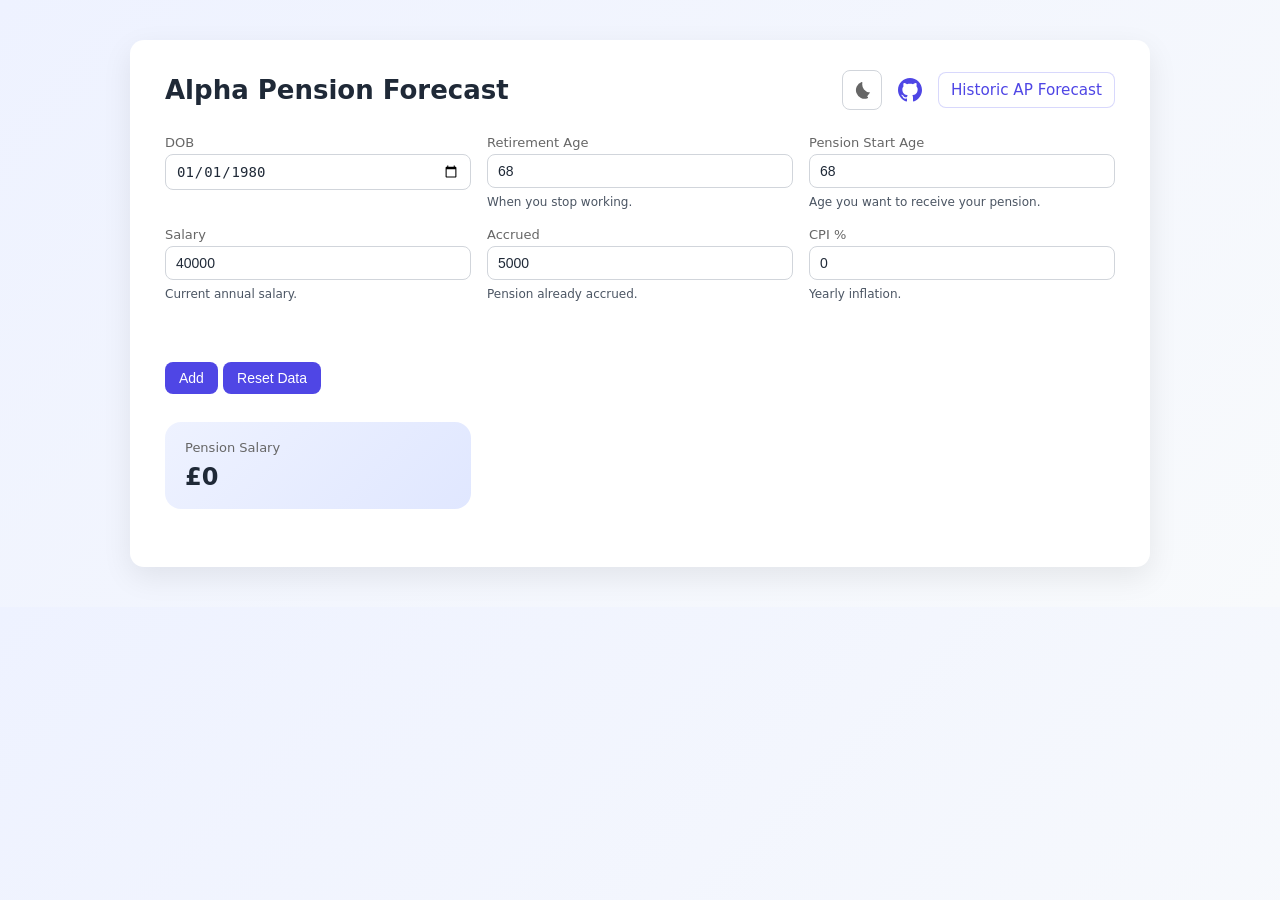
<file: index.html>
<!doctype html>
<html lang="en">
  <head>
    <meta charset="utf-8">
    <meta http-equiv="refresh" content="0; url=./pension-forecast/">
    <link rel="canonical" href="./pension-forecast/">
    <title>Redirecting…</title>
  </head>
  <body>
    <p><a href="./pension-forecast/">Open Pension Forecast</a></p>
  </body>
</html>
</file>
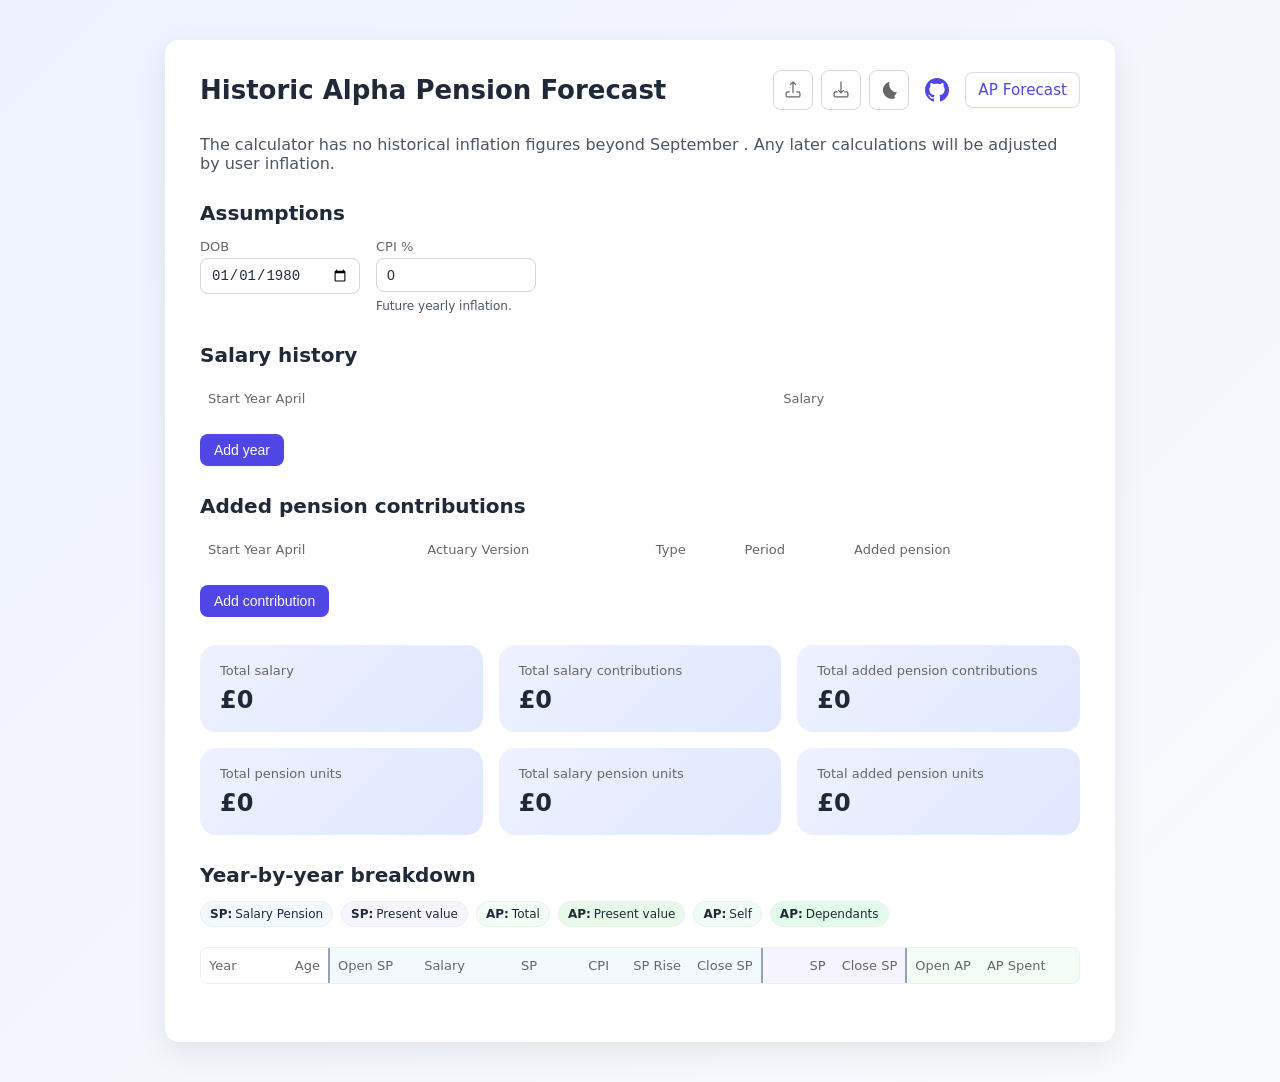
<file: historic-salary/index.html>
﻿<!DOCTYPE html>
<html lang="en">

<head>
    <meta charset="UTF-8">
    <meta name="viewport" content="width=device-width, initial-scale=1.0">
    <title>Historic Alpha Pension Forecast</title>
    <link rel="stylesheet" href="./style.css">
</head>

<body>
    <div class="container">
        <header class="header">
            <h2>Historic Alpha Pension Forecast</h2>

            <div class="header-actions">
                <input type="file" id="import-file" accept=".json" hidden>

                <button type="button" class="theme-toggle" id="import-btn" title="Import Settings"
                    aria-label="Import Settings">
                    <svg viewBox="0 0 24 24" fill="currentColor" width="24" height="24" aria-hidden="true">
                        <path
                            d="M11.47 1.72a.75.75 0 011.06 0l3 3a.75.75 0 01-1.06 1.06l-1.72-1.72V15a.75.75 0 01-1.5 0V4.06L9.53 5.78a.75.75 0 01-1.06-1.06l3-3zM3 15.75A2.25 2.25 0 015.25 13.5h2.25a.75.75 0 010 1.5H5.25a.75.75 0 00-.75.75v3c0 .414.336.75.75.75h13.5a.75.75 0 00.75-.75v-3a.75.75 0 00-.75-.75h-2.25a.75.75 0 010-1.5h2.25a2.25 2.25 0 012.25 2.25v3a2.25 2.25 0 01-2.25 2.25H5.25A2.25 2.25 0 013 18.75v-3z" />
                    </svg>
                </button>

                <button type="button" class="theme-toggle" id="export-btn" title="Export Settings"
                    aria-label="Export Settings">
                    <svg viewBox="0 0 24 24" fill="currentColor" width="24" height="24" aria-hidden="true">
                        <path
                            d="M12 1.5a.75.75 0 01.75.75V13.69l1.72-1.72a.75.75 0 111.06 1.06l-3 3a.75.75 0 01-1.06 0l-3-3a.75.75 0 111.06-1.06l1.72 1.72V2.25A.75.75 0 0112 1.5zM3 15.75A2.25 2.25 0 015.25 13.5h2.25a.75.75 0 010 1.5H5.25a.75.75 0 00-.75.75v3c0 .414.336.75.75.75h13.5a.75.75 0 00.75-.75v-3a.75.75 0 00-.75-.75h-2.25a.75.75 0 010-1.5h2.25a2.25 2.25 0 012.25 2.25v3a2.25 2.25 0 01-2.25 2.25H5.25A2.25 2.25 0 013 18.75v-3z" />
                    </svg>
                </button>

                <button type="button" class="theme-toggle" id="theme-toggle" title="Toggle dark mode"
                    aria-label="Toggle dark mode">
                    <svg class="icon-moon" viewBox="0 0 24 24" fill="currentColor" width="24" height="24"
                        aria-hidden="true">
                        <path
                            d="M21.752 15.002A9.718 9.718 0 0112.478 3.34a.75.75 0 00-.926-.941A9.75 9.75 0 1018.6 21.867a.75.75 0 00-.849-1.865z" />
                    </svg>
                    <svg class="icon-sun" viewBox="0 0 24 24" fill="currentColor" width="24" height="24"
                        aria-hidden="true">
                        <path
                            d="M12 2.25a.75.75 0 01.75.75v2.25a.75.75 0 01-1.5 0V3a.75.75 0 01.75-.75zM7.5 12a4.5 4.5 0 119 0 4.5 4.5 0 01-9 0zm11.394-5.834a.75.75 0 00-1.06-1.06l-1.591 1.59a.75.75 0 101.06 1.061l1.591-1.59zM21.75 12a.75.75 0 01-.75.75h-2.25a.75.75 0 010-1.5H21a.75.75 0 01.75.75zM17.834 18.894a.75.75 0 001.06-1.06l-1.59-1.591a.75.75 0 10-1.061 1.06l1.59 1.591zM12 18a.75.75 0 01.75.75V21a.75.75 0 01-1.5 0v-2.25A.75.75 0 0112 18zM7.758 17.303a.75.75 0 00-1.061-1.06l-1.591 1.59a.75.75 0 001.06 1.061l1.591-1.59zM6 12a.75.75 0 01-.75.75H3a.75.75 0 010-1.5h2.25A.75.75 0 016 12zM6.697 7.757a.75.75 0 001.06-1.06l-1.59-1.591a.75.75 0 00-1.061 1.06l1.59 1.591z" />
                    </svg>
                </button>

                <a href="https://github.com/bealesd/alpha-pension" target="_blank" rel="noopener noreferrer"
                    class="github-link" title="View source code on GitHub" aria-label="View source code on GitHub">
                    <svg width="24" height="24" viewBox="0 0 24 24" fill="currentColor" aria-hidden="true"
                        xmlns="http://www.w3.org/2000/svg">
                        <path
                            d="M12 0c-6.626 0-12 5.373-12 12 0 5.302 3.438 9.8 8.207 11.387.599.111.793-.261.793-.577v-2.234c-3.338.726-4.033-1.416-4.033-1.416-.546-1.387-1.333-1.756-1.333-1.756-1.089-.745.083-.729.083-.729 1.205.084 1.839 1.237 1.839 1.237 1.07 1.834 2.807 1.304 3.492.997.107-.775.418-1.305.762-1.604-2.665-.305-5.467-1.334-5.467-5.931 0-1.311.469-2.381 1.236-3.221-.124-.303-.535-1.524.117-3.176 0 0 1.008-.322 3.301 1.23.957-.266 1.983-.399 3.003-.404 1.02.005 2.047.138 3.006.404 2.291-1.552 3.297-1.23 3.297-1.23.653 1.653.242 2.874.118 3.176.77.84 1.235 1.911 1.235 3.221 0 4.609-2.807 5.624-5.479 5.921.43.372.823 1.102.823 2.222v3.293c0 .319.192.694.801.576 4.765-1.589 8.199-6.086 8.199-11.386 0-6.627-5.373-12-12-12z" />
                    </svg>
                </a>

                <a href="../pension-forecast/index.html" class="secondary-link">AP Forecast</a>
            </div>
        </header>

        <section class="section">
            <p class="intro" id="inflation-info">
                The calculator has no historical inflation figures beyond September <span data-bind="last-year-of-cpi"></span>. 
                Any later calculations will be adjusted by user inflation.</p>
        </section>

        <section class="section">
            <div class="section-heading">
                <h2>Assumptions</h2>
            </div>

            <div class="settings-grid">

                <div class="field">
                    <label for="dob">DOB</label>
                    <input type="date" id="dob" value="1980-01-01" min="1977-04-06" max="2020-01-01">
                </div>

                <div class="field">
                    <label>CPI %</label>
                    <input type="number" id="cpi" value="0" min="0" max="50" step="0.1" required>
                    <span class="help-text">Future yearly inflation.</span>
                </div>

            </div>
        </section>

        <section class="section">
            <div class="section-heading">
                <h2>Salary history</h2>
            </div>

            <div class="table-wrapper compact-table-wrapper">
                <table id="salary-table" class="data-table compact-table">
                    <thead>
                        <tr>
                            <th>Start Year April</th>
                            <th>Salary</th>
                            <th class="actions-column"></th>
                        </tr>
                    </thead>
                    <tbody></tbody>
                </table>
            </div>

            <button id="add-salary-row" class="button">Add year</button>
        </section>

        <section class="section">
            <div class="section-heading">
                <h2>Added pension contributions</h2>
            </div>

            <div class="table-wrapper compact-table-wrapper">
                <table id="added-table" class="data-table compact-table">
                    <thead>
                        <tr>
                            <th>Start Year April</th>
                            <th>Actuary Version</th>
                            <th>Type</th>
                            <th>Period</th>
                            <th>Added pension</th>
                            <th class="actions-column"></th>
                        </tr>
                    </thead>
                    <tbody></tbody>
                </table>
            </div>

            <button id="add-added-row" class="button">Add contribution</button>
        </section>

        <section class="summary">
            <div class="summary-card">
                <span class="summary-label">Total salary</span>
                <strong id="total-salary">£0</strong>
            </div>

            <div class="summary-card">
                <span class="summary-label">Total salary contributions</span>
                <strong id="total-salary-contributions">£0</strong>
            </div>

            <div class="summary-card">
                <span class="summary-label">Total added pension contributions</span>
                <strong id="total-added">£0</strong>
            </div>

            <div class="summary-card">
                <span class="summary-label">Total pension units</span>
                <strong id="total-combined">£0</strong>
            </div>

            <div class="summary-card">
                <span class="summary-label">Total salary pension units</span>
                <strong id="total-salary-pension">£0</strong>
            </div>

            <div class="summary-card">
                <span class="summary-label">Total added pension units</span>
                <strong id="total-added-pension">£0</strong>
            </div>
        </section>

        <section class="section">
            <div class="section-heading">
                <h2>Year-by-year breakdown</h2>
            </div>

            <div class="table-legend">
                <span class="legend-item legend-sp"><strong>SP:</strong> Salary Pension</span>
                <span class="legend-item legend-sp-extra"><strong>SP:</strong> Present value</span>
                <span class="legend-item legend-ap-total"><strong>AP:</strong> Total</span>
                <span class="legend-item legend-ap-extra"><strong>AP:</strong> Present value</span>
                <span class="legend-item legend-ap-self"><strong>AP:</strong> Self</span>
                <span class="legend-item legend-ap-dependants"><strong>AP:</strong> Dependants</span>
            </div>

            <div id="breakdown-column-controls" class="column-controls" aria-label="Breakdown table column controls">
            </div>

            <div class="table-wrapper breakdown-wrapper">
                <div class="breakdown-table-canvas">
                    <table id="breakdown-table" class="data-table breakdown-table">
                        <thead>
                            <tr>
                                <th class="info group-start sticky-col sticky-year">Year</th>
                                <th class="info sticky-col sticky-age">Age</th>

                                <th class="sp-info group-start">Open SP</th>
                                <th class="sp-info">Salary</th>
                                <th class="sp-info">SP</th>
                                <th class="sp-info">CPI</th>
                                <th class="sp-info">SP Rise</th>
                                <th class="sp-info">Close SP</th>

                                <th class="sp-info-extra group-start">SP <span data-bind="latest-year"></span></th>
                                <th class="sp-info-extra">Close SP <span data-bind="latest-year"></span></th>

                                <th class="ap-info ap-total group-start">Open AP</th>
                                <th class="ap-info ap-total">AP Spent</th>
                                <th class="ap-info ap-total">AP</th>
                                <th class="ap-info ap-total">AP Rise</th>
                                <th class="ap-info ap-total">Close AP</th>

                                <th class="ap-info-extra group-start">AP <span data-bind="latest-year"></span></th>
                                <th class="ap-info-extra">Close AP <span data-bind="latest-year"></span></th>

                                <th class="ap-info ap-self group-start">Open AP Self</th>
                                <th class="ap-info ap-self">AP Spent</th>
                                <th class="ap-info ap-self">AP</th>
                                <th class="ap-info ap-self">AP Rise</th>
                                <th class="ap-info ap-self">Close AP Self</th>

                                <th class="ap-info ap-dependants group-start">Open AP Dependants</th>
                                <th class="ap-info ap-dependants">AP Spent</th>
                                <th class="ap-info ap-dependants">AP</th>
                                <th class="ap-info ap-dependants">AP Rise</th>
                                <th class="ap-info ap-dependants">Close AP Dependants</th>

                                <th class="info group-start">Pension Increase <span data-bind="latest-year"></span></th>
                                <th class="info">Total Pension <span data-bind="latest-year"></span></th>
                            </tr>
                        </thead>
                        <tbody></tbody>
                    </table>
                </div>
            </div>
        </section>
    </div>

    <template id="salary-row">
        <tr>
            <td><input type="number" class="year" data-bind="current-year" min="2016"></td>
            <td><input type="number" class="salary" value="40000" min="0" step="100"></td>
            <td>
                <button type="button" class="remove-row" title="Remove row" aria-label="Remove salary row">✕</button>
            </td>
        </tr>
    </template>

    <template id="added-row">
        <tr>
            <td><input type="number" class="year" data-bind="current-year" min="2016" ></td>

            <td>
                <select class="actuary-version">
                    <option value="2025-02" selected>2025-02</option>
                    <option value="2019-07">2019-07</option>
                    <option value="2016-04">2016-04</option>
                </select>
            </td>

            <td>
                <select class="type">
                    <option value="self">Self</option>
                    <option value="dependants" selected>Dependants</option>
                </select>
            </td>

            <td>
                <select class="period">
                    <option value="year">Year</option>
                    <option value="month">Month</option>
                </select>
            </td>

            <td><input type="number" class="added" value="0" min="0" step="100"></td>

            <td>
                <button type="button" class="remove-row" title="Remove row"
                    aria-label="Remove added pension row">✕</button>
            </td>
        </tr>
    </template>

    <script type="module" src="./historic-salary.js"></script>
</body>

</html>
</file>
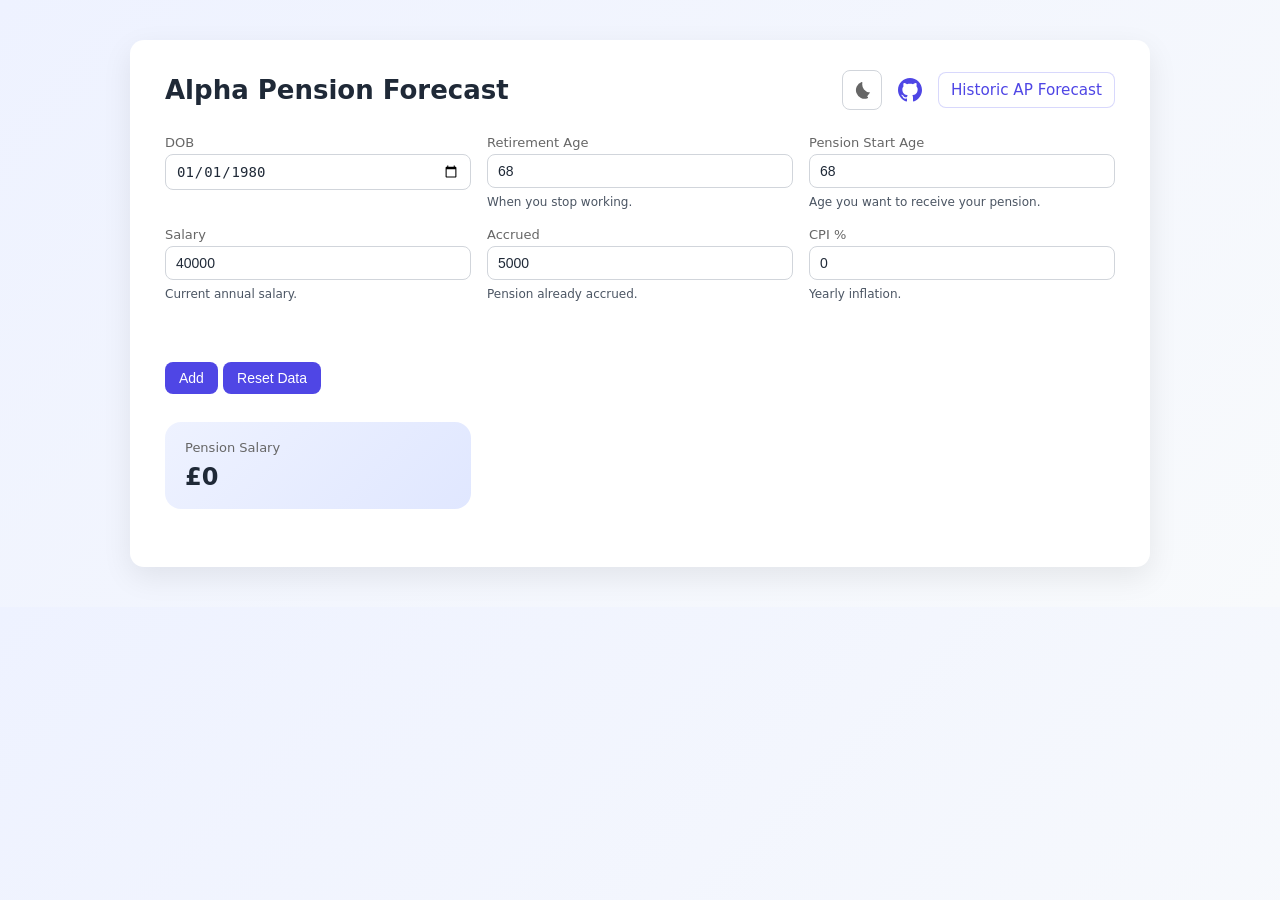
<file: pension-forecast/index.html>
<!DOCTYPE html>
<html>

<head>
    <meta charset="UTF-8">
    <meta name="viewport" content="width=device-width, initial-scale=1.0">

    <meta name="theme-color" content="#000000">
    <link rel="manifest" href="../manifest.json">
    <link rel="icon" href="../assets/images/logo-192x192.png">

    <title>Alpha Pension Forecast</title>
    <link rel="stylesheet" href="index.css">
</head>

<body>

    <div class="container">

        <div class="header">
            <h2>Alpha Pension Forecast</h2>
            <div style="display: flex; align-items: center; gap: 8px;">
                <button type="button" class="theme-toggle" id="theme-toggle" title="Toggle dark mode">
                    <svg class="icon-moon" viewBox="0 0 24 24" fill="currentColor">
                        <path
                            d="M21.752 15.002A9.718 9.718 0 0112.478 3.34a.75.75 0 00-.926-.941A9.75 9.75 0 1018.6 21.867a.75.75 0 00-.849-1.865z" />
                    </svg>
                    <svg class="icon-sun" viewBox="0 0 24 24" fill="currentColor">
                        <path
                            d="M12 2.25a.75.75 0 01.75.75v2.25a.75.75 0 01-1.5 0V3a.75.75 0 01.75-.75zM7.5 12a4.5 4.5 0 119 0 4.5 4.5 0 01-9 0zm11.394-5.834a.75.75 0 00-1.06-1.06l-1.591 1.59a.75.75 0 101.06 1.061l1.591-1.59zM21.75 12a.75.75 0 01-.75.75h-2.25a.75.75 0 010-1.5H21a.75.75 0 01.75.75zM17.834 18.894a.75.75 0 001.06-1.06l-1.59-1.591a.75.75 0 10-1.061 1.06l1.59 1.591zM12 18a.75.75 0 01.75.75V21a.75.75 0 01-1.5 0v-2.25A.75.75 0 0112 18zM7.758 17.303a.75.75 0 00-1.061-1.06l-1.591 1.59a.75.75 0 001.06 1.061l1.591-1.59zM6 12a.75.75 0 01-.75.75H3a.75.75 0 010-1.5h2.25A.75.75 0 016 12zM6.697 7.757a.75.75 0 001.06-1.06l-1.59-1.591a.75.75 0 00-1.061 1.06l1.59 1.591z" />
                    </svg>
                </button>
                <a href="https://github.com/bealesd/alpha-pension" target="_blank" rel="noopener noreferrer"
                    class="github-link" title="View source code on GitHub">
                    <svg width="24" height="24" viewBox="0 0 24 24" fill="currentColor"
                        xmlns="http://www.w3.org/2000/svg">
                        <path
                            d="M12 0c-6.626 0-12 5.373-12 12 0 5.302 3.438 9.8 8.207 11.387.599.111.793-.261.793-.577v-2.234c-3.338.726-4.033-1.416-4.033-1.416-.546-1.387-1.333-1.756-1.333-1.756-1.089-.745.083-.729.083-.729 1.205.084 1.839 1.237 1.839 1.237 1.07 1.834 2.807 1.304 3.492.997.107-.775.418-1.305.762-1.604-2.665-.305-5.467-1.334-5.467-5.931 0-1.311.469-2.381 1.236-3.221-.124-.303-.535-1.524.117-3.176 0 0 1.008-.322 3.301 1.23.957-.266 1.983-.399 3.003-.404 1.02.005 2.047.138 3.006.404 2.291-1.552 3.297-1.23 3.297-1.23.653 1.653.242 2.874.118 3.176.77.84 1.235 1.911 1.235 3.221 0 4.609-2.807 5.624-5.479 5.921.43.372.823 1.102.823 2.222v3.293c0 .319.192.694.801.576 4.765-1.589 8.199-6.086 8.199-11.386 0-6.627-5.373-12-12-12z" />
                    </svg>
                </a>
                <a href="../historic-salary/index.html" class="secondary-link">Historic AP Forecast</a>
            </div>
        </div>

        <section class="section">
            <!-- Wrap the contents in a form -->
            <form id="pension-form">
                <div class="grid">
                    <div class="field">
                        <label>DOB</label>
                        <input type="date" id="dob" value="1980-01-01" min="1977-04-06" max="2020-01-01" required>
                    </div>

                    <div class="field">
                        <label>Retirement Age</label>
                        <input type="number" id="retirement-age" value="68" min="55" max="68" step="1" required>
                        <span class="help-text">When you stop working.</span>
                    </div>

                    <div class="field">
                        <label>Pension Start Age</label>
                        <input type="number" id="pension-start-age" value="68" step="1" min="55" required>
                        <span class="help-text">Age you want to receive your pension.</span>
                    </div>

                    <div class="field"> <label>Salary</label>
                        <input type="number" id="salary" value="40000" min="27000" max="1000000" step="1"
                            data-step="500" required>
                        <span class="help-text">Current annual salary.</span>
                    </div>

                    <div class="field">
                        <label>Accrued</label>
                        <input type="number" id="accrued" value="5000" step="1" data-step="500" required>
                        <span class="help-text">Pension already accrued.</span>
                    </div>

                    <div class="field">
                        <label>CPI %</label>
                        <input type="number" id="cpi" value="0" min="0" max="50" step="0.1" required>
                        <span class="help-text">Yearly inflation.</span>
                    </div>
                </div>

                <br>

                <table id="tbl">
                    <tbody></tbody>
                </table>
            </form>

            <button id="add-added-pension-row">Add</button>
            <button id="reset-form" type="button">Reset Data</button>
        </section>

        <section class="summary">
            <div class="summary-card pension-forecast">
                <span class="summary-label">Pension Salary</span>
                <strong id="pension-forecast-value">£0</strong>
            </div>
        </section>

    </div>

    <template id="added-pension-row">
        <tr>
            <td>
                <select class="type">
                    <option value="self">Self</option>
                    <option value="dependants" selected>Dependants</option>
                </select>
            </td>
            <td>
                <select class="period">
                    <option value="month">Month</option>
                    <option value="year">Year</option>
                </select>
            </td>
            <td>
                <input class="added-pension-payment" placeholder="£" step="1" type="number" min="100" max="20000"
                    data-step="100">
            </td>
            <td>
                <button type="button" class="remove-row" title="Remove row">✕</button>
            </td>
        </tr>
    </template>

    <script>
        if ('serviceWorker' in navigator) {
            window.addEventListener('load', () => {
                navigator.serviceWorker.register('../sw.js')
                    .then(reg => {
                        console.log('Service Worker registered');
                        // Check for updates periodically
                        setInterval(() => reg.update(), 60000 * 5); // Every 5 minutes
                    })
                    .catch(err => console.error('Service Worker registration failed:', err));
            });
        }
    </script>

    <script type="module" src="./scripts/pension-forecast-ui.js"></script>

</body>

</html>
</file>
<file: historic-salary/style.css>
﻿@import "../common.css";

:root {
    --color-danger: #dc2626;
    --color-danger-bg: #fee2e2;

    --bg-info: #ffffffd4;
    --bg-sp: #f0f9ffd4;
    --bg-sp-extra: #f5f3ffd4;
    --bg-ap-total: #f0fdf4d4;
    --bg-ap-self: #ecfdf5d4;
    --bg-ap-dependants: #dcfce7d4;
    --bg-ap-extra: #e2f8e4d4;
}

[data-theme="dark"] {
    --color-danger: #f87171;
    --color-danger-bg: rgba(127, 29, 29, 0.35);

    --bg-info: #0f172ad4;
    --bg-sp: #172554d4;
    --bg-sp-extra: #2e1065d4;
    --bg-ap-total: #052e16d4;
    --bg-ap-self: #064e3bd4;
    --bg-ap-dependants: #365314d4;
    --bg-ap-extra: #3b5206d4;
}

* {
    box-sizing: border-box;
}

.header-actions {
    display: flex;
    align-items: center;
    justify-content: flex-end;
    gap: 8px;
    flex-wrap: wrap;
}

button:focus-visible,
a:focus-visible,
input:focus-visible,
select:focus-visible {
    outline: 3px solid var(--color-primary-ring);
    outline-offset: 2px;
}

input:hover,
select:hover {
    border-color: var(--color-primary);
}

.intro {
    margin: 0;
    color: var(--color-text-help);
}

.settings-grid {
    display: grid;
    grid-template-columns: repeat(auto-fit, minmax(160px, max-content));
    gap: 16px;
}

.field {
    display: flex;
    flex-direction: column;
}

.table-wrapper {
    max-width: 100%;
    overflow-x: auto;
    margin-bottom: 14px;
}

.compact-table-wrapper {
    display: inline-block;
    max-width: 100%;
}

.data-table {
    border-collapse: collapse;
    background: var(--color-bg);
}

.data-table th {
    font-size: var(--font-sm);
    font-weight: 400;
    color: var(--color-text-muted);
    background: transparent;
}

.data-table th,
.data-table td {
    padding: 10px 8px;
    vertical-align: middle;
    white-space: nowrap;
}

.data-table tbody tr:hover td {
    background: var(--color-bg-hover);
}

th, td {
    text-align: left;
}

td input {
    width: 100%;
}

.actions-column {
    width: 1%;
}

.table-legend {
    display: flex;
    flex-wrap: wrap;
    gap: 8px;
    margin-bottom: 10px;
}

.legend-item {
    display: inline-flex;
    align-items: center;
    gap: 3px;
    min-height: 26px;
    padding: 4px 9px;
    border: 1px solid var(--color-border-table);
    border-radius: 999px;
    font-size: 12px;
    color: var(--color-text);
}

.legend-sp {
    background: var(--bg-sp);
}

.legend-sp-extra {
    background: var(--bg-sp-extra);
}

.legend-ap-total {
    background: var(--bg-ap-total);
}

.legend-ap-self {
    background: var(--bg-ap-self);
}

.legend-ap-dependants {
    background: var(--bg-ap-dependants);
}

.legend-ap-extra {
    background: var(--bg-ap-extra);
}

.column-controls {
    display: flex;
    flex-wrap: wrap;
    align-items: center;
    gap: 6px;
    margin: 0 0 10px;
    padding: 0;
    border: 0;
    background: transparent;
}

.column-toggle {
    display: inline-flex;
    align-items: center;
    gap: 5px;
    width: auto;
    max-width: max-content;
    min-height: 24px;
    padding: 3px 8px;
    border: 1px solid var(--color-border);
    border-radius: 999px;
    color: var(--color-text-muted);
    background: var(--color-bg);
    font-size: 12px;
    line-height: 1;
    cursor: pointer;
    user-select: none;
}

.column-toggle:hover {
    color: var(--color-primary);
    border-color: var(--color-primary);
    background: var(--color-primary-light);
}

.column-toggle input[type="checkbox"] {
    width: 13px;
    height: 13px;
    min-width: 13px;
    min-height: 13px;
    margin: 0;
    padding: 0;
    flex: 0 0 auto;
    accent-color: var(--color-primary);
}

.breakdown-wrapper {
    width: 100%;
    max-height: 75vh;
    overflow: auto;
    border: 1px solid var(--color-border-table);
    border-radius: var(--radius);
}

.breakdown-table {
    border-right: 1px solid var(--color-border-table);
}

.breakdown-table th,
.breakdown-table td {
    min-width: 72px;
    max-width: 150px;
    text-align: right;
}

.breakdown-table th:first-child,
.breakdown-table td:first-child {
    text-align: left;
}

.breakdown-table .sticky-year {
    width: 72px;
    min-width: 72px;
    max-width: 72px;
}

.breakdown-table .sticky-age {
    width: 56px;
    min-width: 56px;
    max-width: 56px;
}

/* Sticky header */
.breakdown-table thead th {
    position: sticky;
    top: 0;
    z-index: 5;
}

/* Sticky Year/Age columns */
.breakdown-table .sticky-col {
    position: sticky;
    z-index: 4;
}

.breakdown-table thead .sticky-col {
    z-index: 8;
}

.breakdown-table .sticky-year {
    left: 0;
}

.breakdown-table .sticky-age {
    left: 72px;
}

.breakdown-table .info {
    background: var(--bg-info);
}

.breakdown-table .sp-info {
    background: var(--bg-sp);
}

.breakdown-table .sp-info-extra {
    background: var(--bg-sp-extra);
}

.breakdown-table .ap-total {
    background: var(--bg-ap-total);
}

.breakdown-table .ap-self {
    background: var(--bg-ap-self);
}

.breakdown-table .ap-dependants {
    background: var(--bg-ap-dependants);
}

.breakdown-table .ap-info-extra {
    background: var(--bg-ap-extra);
}

.breakdown-table .group-start {
    border-left: 2px solid var(--border-divider);
}

.breakdown-table .sticky-year.group-start {
    border-left: 0;
}

.breakdown-table tbody tr:hover td {
    filter: brightness(0.985);
}

[data-theme="dark"] .breakdown-table tbody tr:hover td {
    filter: brightness(1.14);
}

@media (max-width: 860px) {
    body {
        padding: 20px;
    }

    .container {
        padding: 24px;
    }

    .header {
        align-items: flex-start;
        flex-direction: column;
    }

    .header-actions {
        justify-content: flex-start;
    }

    .summary {
        grid-template-columns: 1fr;
    }
}

@media (max-width: 520px) {
    body {
        padding: 12px;
    }

    .container {
        padding: 18px;
    }

    .header h1 {
        font-size: 22px;
    }
}
</file>
<file: pension-forecast/index.css>
﻿@import "../common.css";

.grid {
    display: grid;
    grid-template-columns: repeat(3, 1fr);
    gap: 16px;
    margin-bottom: 20px;
}

form {
    margin-bottom: 10px;
}

.field {
    display: flex;
    flex-direction: column;
}

.field input:focus + .help-text,
.field select:focus + .help-text {
    color: var(--color-text);
}

/* === Form Controls === */
input:focus,
select:focus {
    outline: none;
    border-color: var(--color-primary);
    box-shadow: 0 0 0 2px var(--color-primary-ring);
}

input:invalid {
    border-color: red;
    outline-color: red;
}

/* === Table === */
table {
    border-collapse: collapse;
    margin-top: 10px;
    table-layout: fixed;
    width: 100%;
}

th {
    text-align: left;
    border-bottom: 2px solid var(--color-border-table);
    padding-bottom: 6px;
}

td {
    padding: 10px 8px;
}

table td > :is(select, input) {
    width: 100%;
    box-sizing: border-box;
}

/* === Media Queries === */
@media (max-width: 660px) {
    #tbl,
    #tbl tbody,
    #tbl tr,
    #tbl td {
        display: block;
    }

    #tbl tr {
        margin-bottom: 14px;
        background: var(--color-bg);
    }

    #tbl td {
        border-bottom: none;
        padding: 0;
    }

    #tbl td + td {
        margin-top: 10px;
    }

    form input {
        max-width: 80px;
    }
}

@media (max-width: 460px) {
    .grid {
        grid-template-columns: repeat(1, 1fr);
    }

    body {
        padding: 0;
    }

    form input {
        max-width: none;
    }
}
</file>
